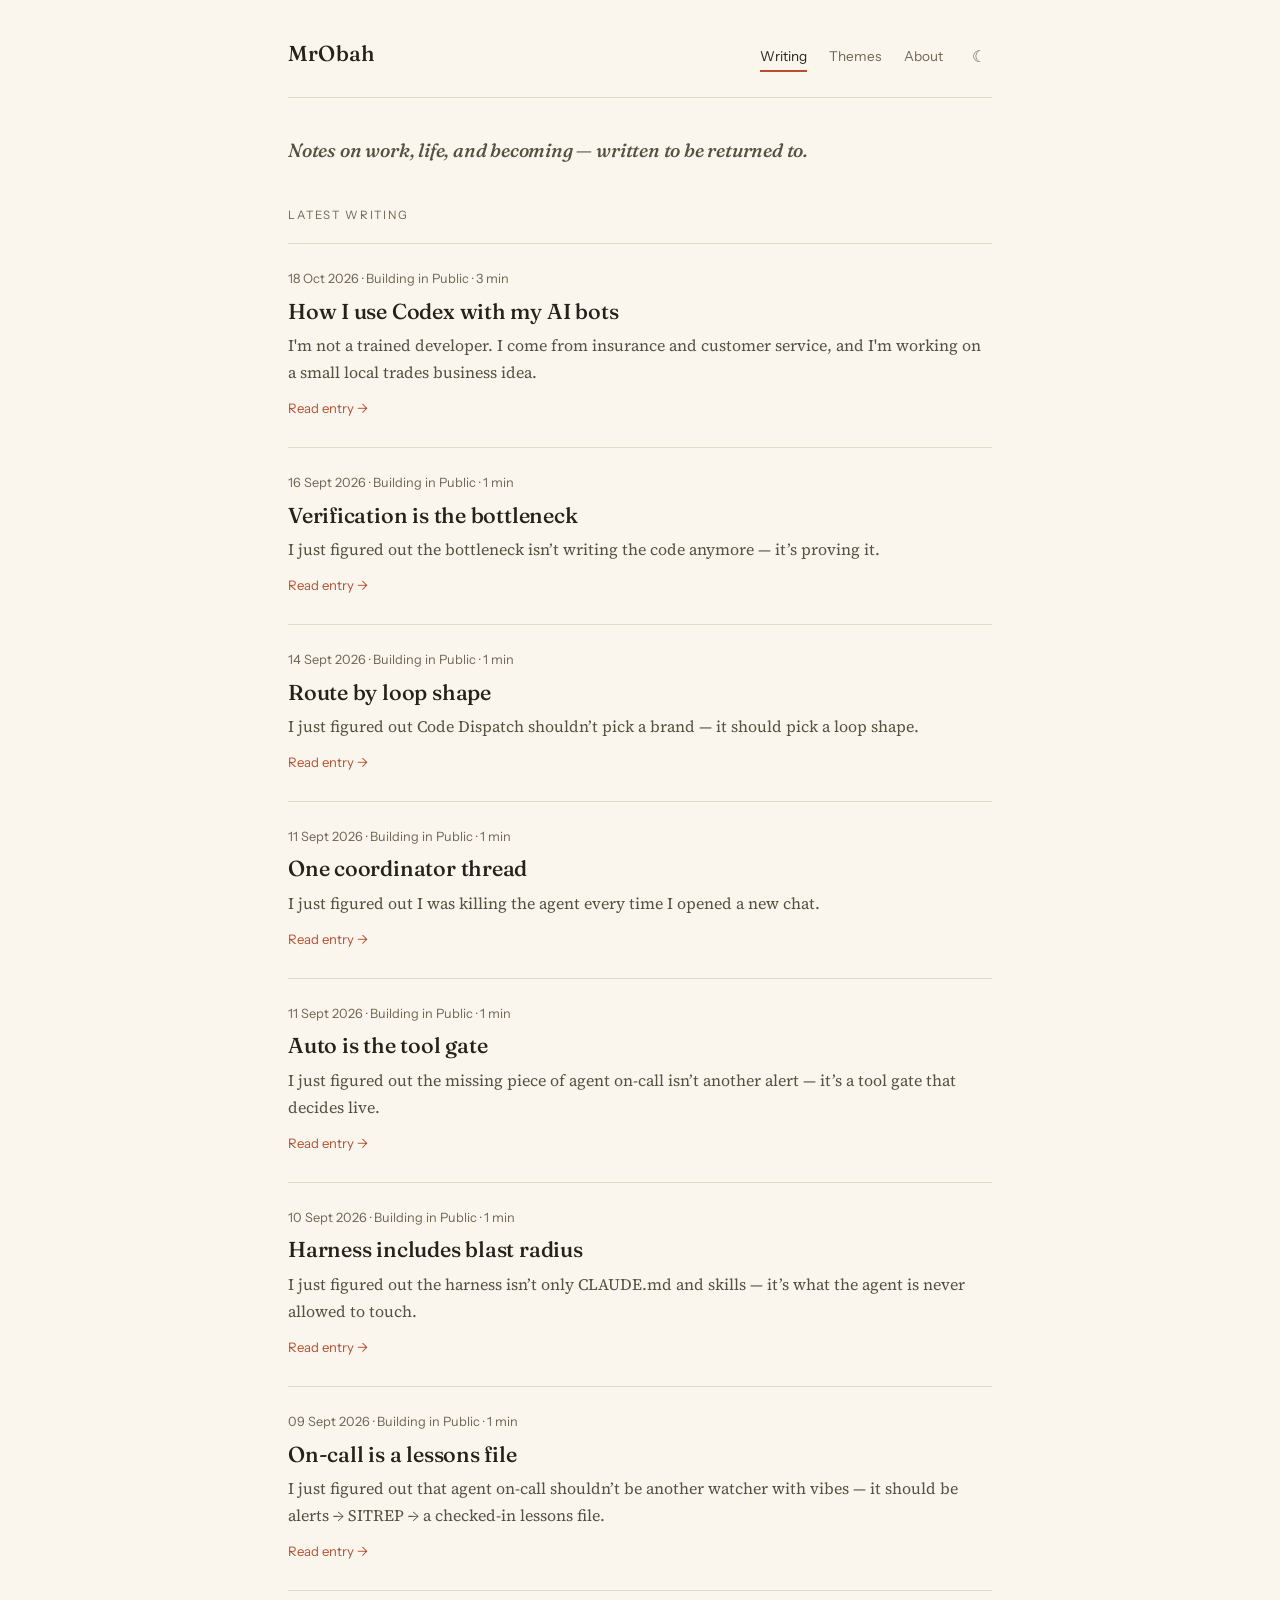
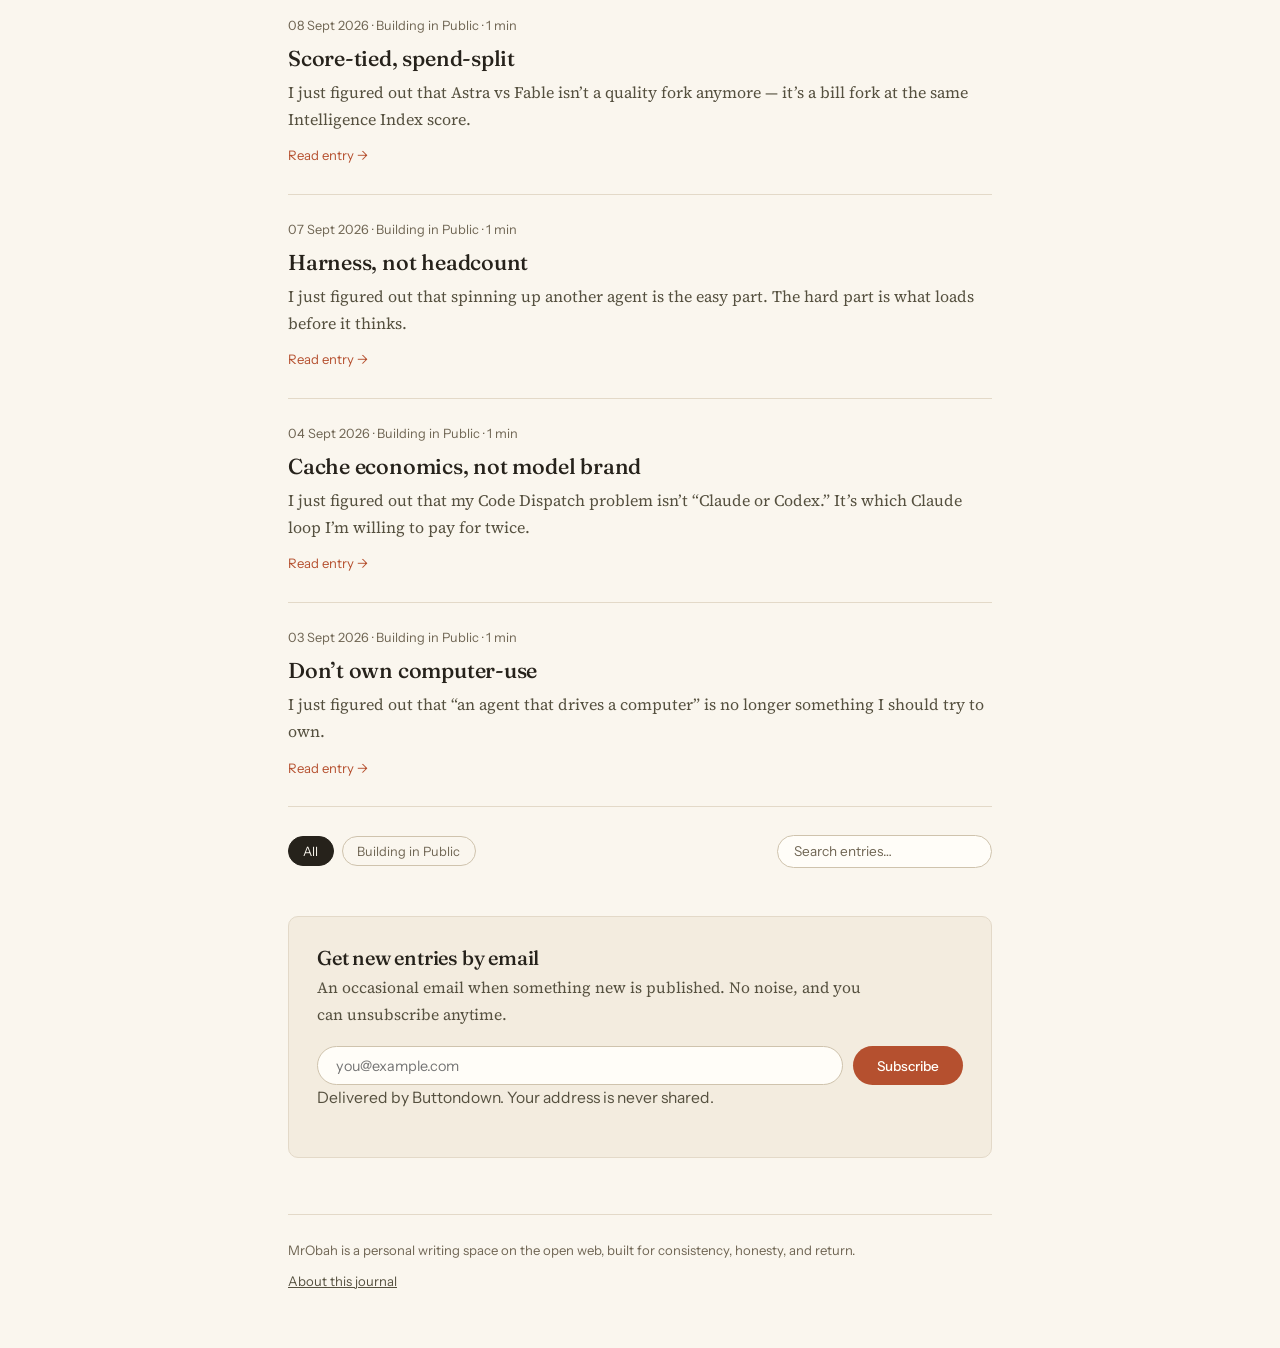
<file: index.html>
<!DOCTYPE html>
<html lang="en">
<head>
  <meta charset="UTF-8" />
  <meta name="viewport" content="width=device-width, initial-scale=1.0" />
  <title>MrObah | Notes on Work, Life, and Becoming</title>
  <meta
    name="description"
    content="A reflective personal journal by MrObah, with grounded writing on work, life, discipline, and becoming."
  />
  <meta name="robots" content="index,follow" />
  <script>
    (function () {
      try {
        var t = localStorage.getItem("mrobah-theme");
        if (!t) {
          t = window.matchMedia && window.matchMedia("(prefers-color-scheme: dark)").matches ? "dark" : "light";
        }
        document.documentElement.setAttribute("data-theme", t);
      } catch (e) {}
    })();
  </script>
  <link rel="preconnect" href="https://fonts.googleapis.com" />
  <link rel="preconnect" href="https://fonts.gstatic.com" crossorigin />
  <link
    href="https://fonts.googleapis.com/css2?family=Fraunces:ital,opsz,wght@0,9..144,400;0,9..144,500;1,9..144,400;1,9..144,500&family=Source+Serif+4:ital,opsz,wght@0,8..60,400;0,8..60,600;1,8..60,400&family=Instrument+Sans:wght@400;500&display=swap"
    rel="stylesheet"
  />
  <link rel="icon" href="favicon.svg" type="image/svg+xml" />
  <link rel="manifest" href="manifest.webmanifest" />
  <link rel="stylesheet" href="styles.css" />
</head>
<body data-page="home">
  <main class="site-shell">
    <nav class="site-nav" aria-label="Primary">
      <a class="brand-title" href="index.html">MrObah</a>
      <ul class="nav-links">
        <li><a data-nav="home" href="index.html">Writing</a></li>
        <li><a data-nav="archive" href="archive.html">Themes</a></li>
        <li><a data-nav="about" href="about.html">About</a></li>
        <li>
          <button id="themeToggle" class="theme-toggle" type="button" aria-label="Switch between light and dark mode">
            <span class="icon-moon" aria-hidden="true">&#9790;</span>
            <span class="icon-sun" aria-hidden="true">&#9728;</span>
          </button>
        </li>
      </ul>
    </nav>

    <h1 class="intro-line">Notes on work, life, and becoming &mdash; written to be returned to.</h1>

    <section aria-label="Latest writing">
      <p class="eyebrow">Latest writing</p>
      <div id="entriesList" class="entry-list" aria-live="polite"></div>
      <p id="resultsCount" class="results-note" hidden></p>

      <div class="browse-bar">
        <div id="themeFilters" class="tag-filters" aria-label="Filter entries by theme"></div>
        <input
          id="searchInput"
          class="search-field"
          type="search"
          placeholder="Search entries&hellip;"
          aria-label="Search entries"
          autocomplete="off"
        />
      </div>
    </section>

    <section class="newsletter" aria-label="Newsletter signup">
      <h2>Get new entries by email</h2>
      <p>An occasional email when something new is published. No noise, and you can unsubscribe anytime.</p>
      <form id="newsletterForm" class="newsletter-form" method="post" target="_blank">
        <input type="email" name="email" required placeholder="you@example.com" aria-label="Email address" />
        <button type="submit" class="button-primary">Subscribe</button>
      </form>
      <p id="newsletterNote" class="newsletter-note">Delivered by Buttondown. Your address is never shared.</p>
    </section>

    <footer class="site-footer">
      <p>MrObah is a personal writing space on the open web, built for consistency, honesty, and return.</p>
      <p><a href="about.html">About this journal</a></p>
    </footer>
  </main>

  <script src="posts-data.js"></script>
  <script src="app.js"></script>
</body>
</html>
</file>
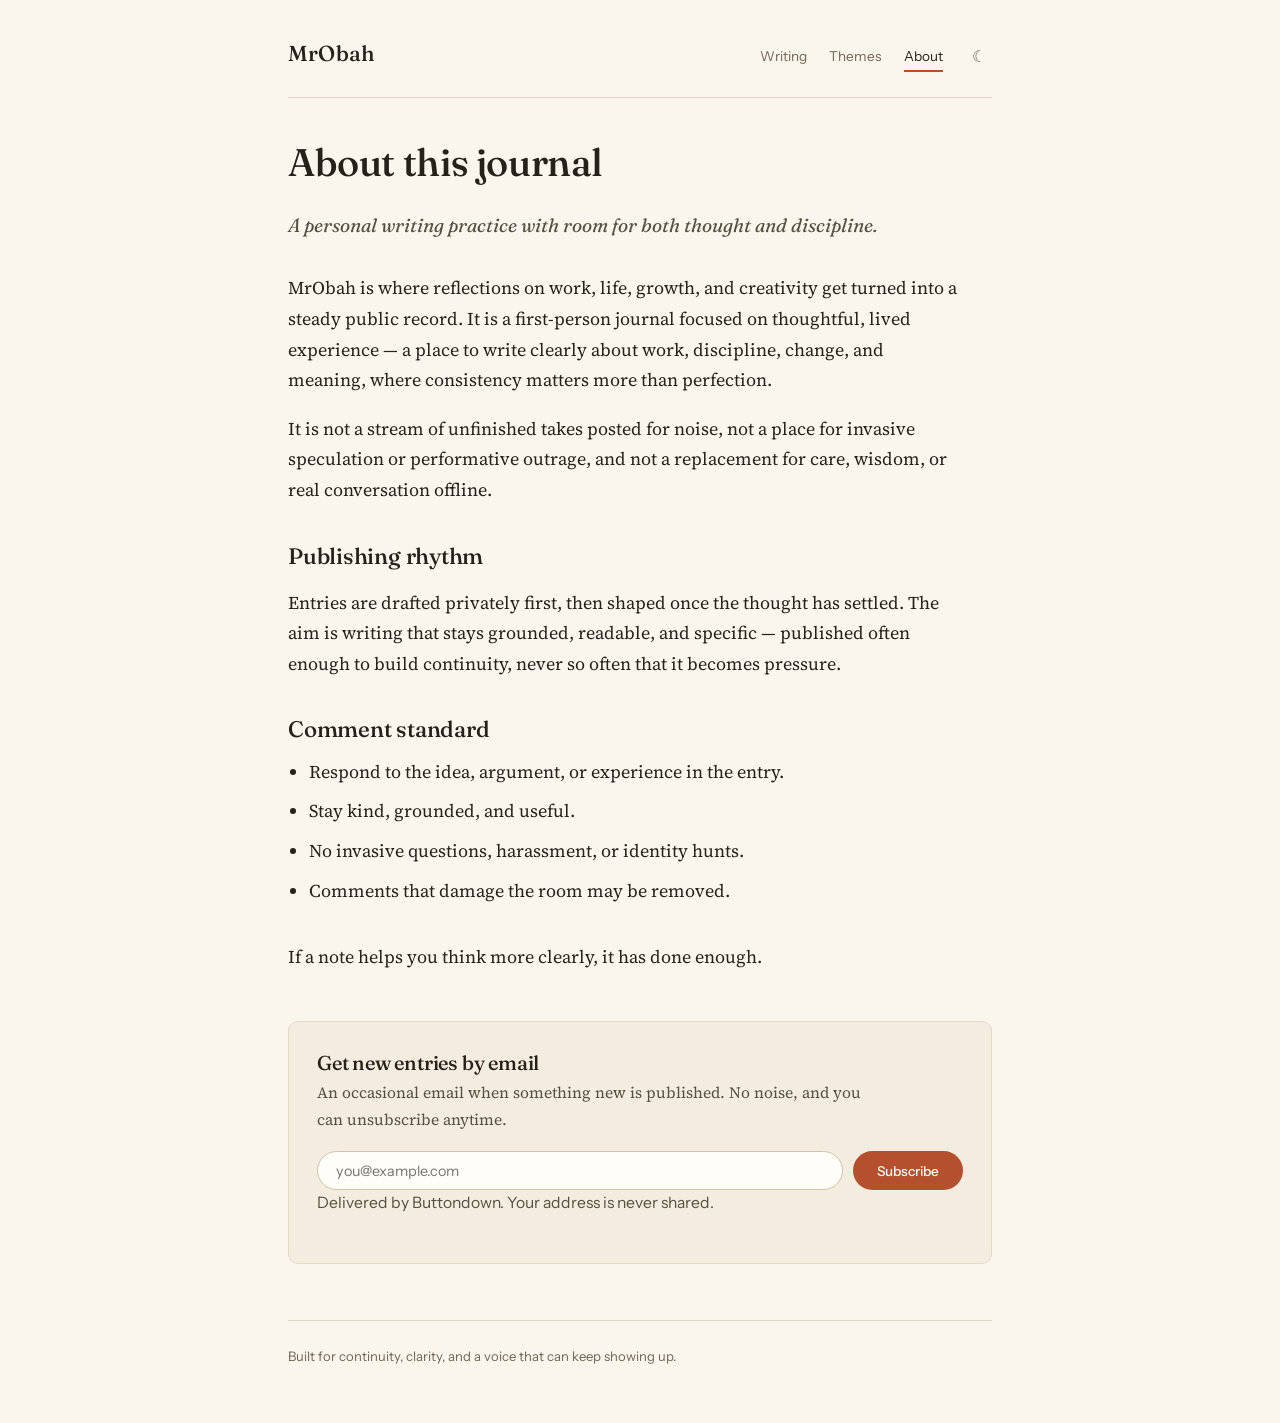
<file: about.html>
<!DOCTYPE html>
<html lang="en">
<head>
  <meta charset="UTF-8" />
  <meta name="viewport" content="width=device-width, initial-scale=1.0" />
  <title>About | MrObah</title>
  <meta
    name="description"
    content="About MrObah: a personal writing space, publishing rhythm, and thoughtful comment standards."
  />
  <meta name="robots" content="index,follow" />
  <script>
    (function () {
      try {
        var t = localStorage.getItem("mrobah-theme");
        if (!t) {
          t = window.matchMedia && window.matchMedia("(prefers-color-scheme: dark)").matches ? "dark" : "light";
        }
        document.documentElement.setAttribute("data-theme", t);
      } catch (e) {}
    })();
  </script>
  <link rel="preconnect" href="https://fonts.googleapis.com" />
  <link rel="preconnect" href="https://fonts.gstatic.com" crossorigin />
  <link
    href="https://fonts.googleapis.com/css2?family=Fraunces:ital,opsz,wght@0,9..144,400;0,9..144,500;1,9..144,400;1,9..144,500&family=Source+Serif+4:ital,opsz,wght@0,8..60,400;0,8..60,600;1,8..60,400&family=Instrument+Sans:wght@400;500&display=swap"
    rel="stylesheet"
  />
  <link rel="icon" href="favicon.svg" type="image/svg+xml" />
  <link rel="manifest" href="manifest.webmanifest" />
  <link rel="stylesheet" href="styles.css" />
</head>
<body data-page="about">
  <main class="site-shell">
    <nav class="site-nav" aria-label="Primary">
      <a class="brand-title" href="index.html">MrObah</a>
      <ul class="nav-links">
        <li><a data-nav="home" href="index.html">Writing</a></li>
        <li><a data-nav="archive" href="archive.html">Themes</a></li>
        <li><a data-nav="about" href="about.html">About</a></li>
        <li>
          <button id="themeToggle" class="theme-toggle" type="button" aria-label="Switch between light and dark mode">
            <span class="icon-moon" aria-hidden="true">&#9790;</span>
            <span class="icon-sun" aria-hidden="true">&#9728;</span>
          </button>
        </li>
      </ul>
    </nav>

    <div class="prose">
      <h1>About this journal</h1>
      <p class="intro-line" style="margin-bottom: 2rem;">
        A personal writing practice with room for both thought and discipline.
      </p>

      <section>
        <p>
          MrObah is where reflections on work, life, growth, and creativity get turned into a steady
          public record. It is a first-person journal focused on thoughtful, lived experience &mdash;
          a place to write clearly about work, discipline, change, and meaning, where consistency
          matters more than perfection.
        </p>
        <p>
          It is not a stream of unfinished takes posted for noise, not a place for invasive
          speculation or performative outrage, and not a replacement for care, wisdom, or real
          conversation offline.
        </p>
      </section>

      <section>
        <h2>Publishing rhythm</h2>
        <p>
          Entries are drafted privately first, then shaped once the thought has settled. The aim is
          writing that stays grounded, readable, and specific &mdash; published often enough to build
          continuity, never so often that it becomes pressure.
        </p>
      </section>

      <section>
        <h2>Comment standard</h2>
        <ul>
          <li>Respond to the idea, argument, or experience in the entry.</li>
          <li>Stay kind, grounded, and useful.</li>
          <li>No invasive questions, harassment, or identity hunts.</li>
          <li>Comments that damage the room may be removed.</li>
        </ul>
      </section>

      <section>
        <p>If a note helps you think more clearly, it has done enough.</p>
      </section>
    </div>

    <section class="newsletter" aria-label="Newsletter signup">
      <h2>Get new entries by email</h2>
      <p>An occasional email when something new is published. No noise, and you can unsubscribe anytime.</p>
      <form id="newsletterForm" class="newsletter-form" method="post" target="_blank">
        <input type="email" name="email" required placeholder="you@example.com" aria-label="Email address" />
        <button type="submit" class="button-primary">Subscribe</button>
      </form>
      <p id="newsletterNote" class="newsletter-note">Delivered by Buttondown. Your address is never shared.</p>
    </section>

    <footer class="site-footer">
      <p>Built for continuity, clarity, and a voice that can keep showing up.</p>
    </footer>
  </main>

  <script src="posts-data.js"></script>
  <script src="app.js"></script>
</body>
</html>
</file>
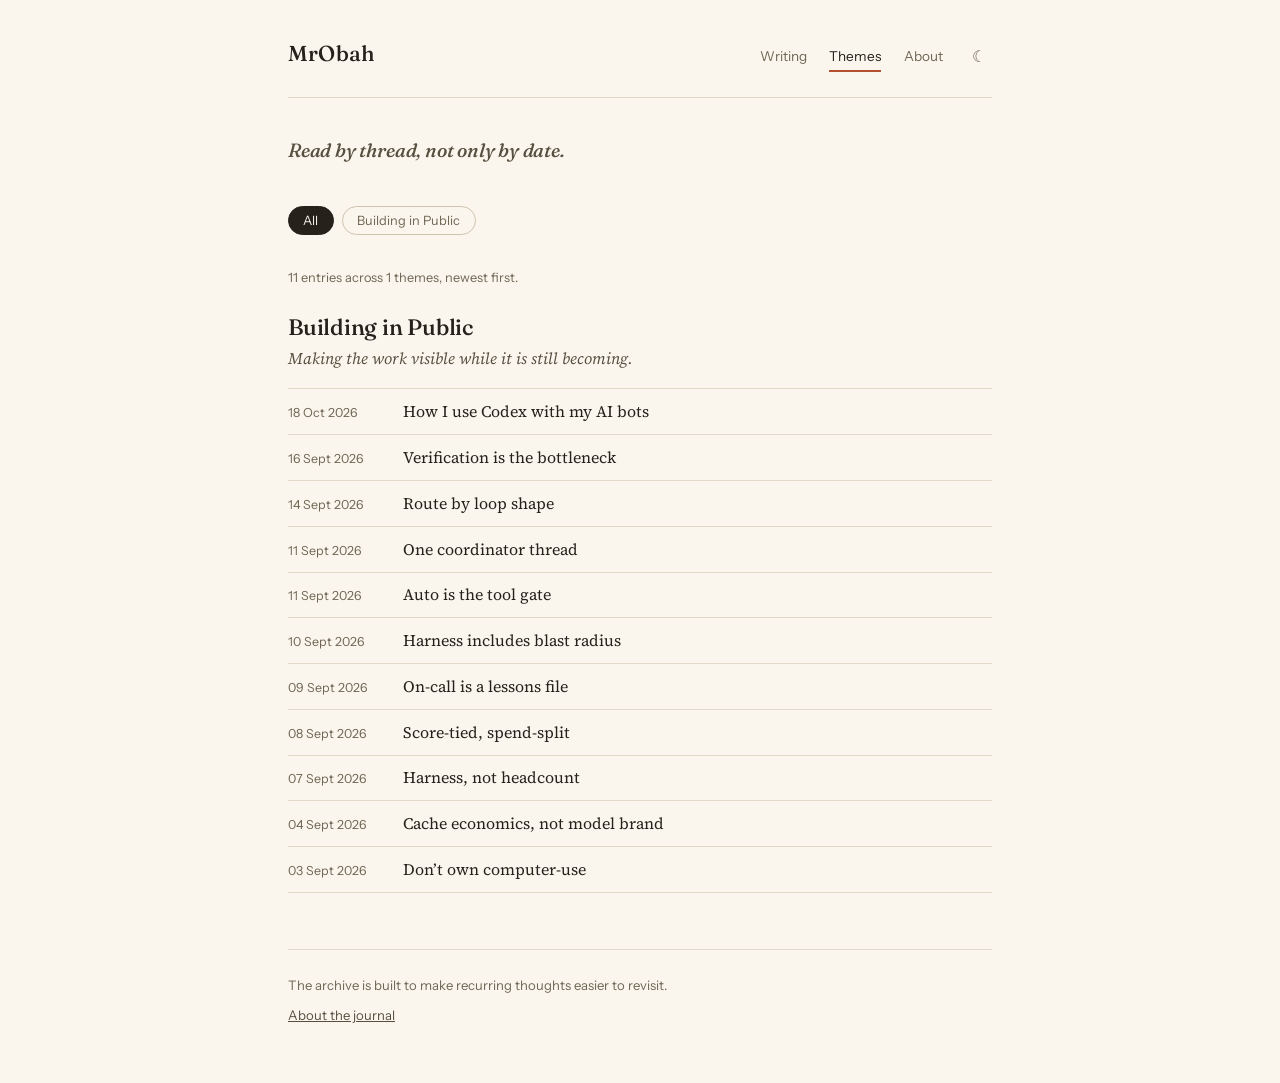
<file: archive.html>
<!DOCTYPE html>
<html lang="en">
<head>
  <meta charset="UTF-8" />
  <meta name="viewport" content="width=device-width, initial-scale=1.0" />
  <title>Themes | MrObah</title>
  <meta
    name="description"
    content="Browse the MrObah journal by theme: building in public, creative discipline, personal growth, and reflection."
  />
  <meta name="robots" content="index,follow" />
  <script>
    (function () {
      try {
        var t = localStorage.getItem("mrobah-theme");
        if (!t) {
          t = window.matchMedia && window.matchMedia("(prefers-color-scheme: dark)").matches ? "dark" : "light";
        }
        document.documentElement.setAttribute("data-theme", t);
      } catch (e) {}
    })();
  </script>
  <link rel="preconnect" href="https://fonts.googleapis.com" />
  <link rel="preconnect" href="https://fonts.gstatic.com" crossorigin />
  <link
    href="https://fonts.googleapis.com/css2?family=Fraunces:ital,opsz,wght@0,9..144,400;0,9..144,500;1,9..144,400;1,9..144,500&family=Source+Serif+4:ital,opsz,wght@0,8..60,400;0,8..60,600;1,8..60,400&family=Instrument+Sans:wght@400;500&display=swap"
    rel="stylesheet"
  />
  <link rel="icon" href="favicon.svg" type="image/svg+xml" />
  <link rel="manifest" href="manifest.webmanifest" />
  <link rel="stylesheet" href="styles.css" />
</head>
<body data-page="archive">
  <main class="site-shell">
    <nav class="site-nav" aria-label="Primary">
      <a class="brand-title" href="index.html">MrObah</a>
      <ul class="nav-links">
        <li><a data-nav="home" href="index.html">Writing</a></li>
        <li><a data-nav="archive" href="archive.html">Themes</a></li>
        <li><a data-nav="about" href="about.html">About</a></li>
        <li>
          <button id="themeToggle" class="theme-toggle" type="button" aria-label="Switch between light and dark mode">
            <span class="icon-moon" aria-hidden="true">&#9790;</span>
            <span class="icon-sun" aria-hidden="true">&#9728;</span>
          </button>
        </li>
      </ul>
    </nav>

    <h1 class="intro-line">Read by thread, not only by date.</h1>

    <div class="browse-bar" style="margin: 0 0 2rem;">
      <div id="archiveFilters" class="tag-filters" aria-label="Filter archive themes"></div>
    </div>
    <p id="archiveInfo" class="results-note" style="margin: 0 0 1.5rem;"></p>

    <section id="archiveGroups" aria-live="polite"></section>

    <footer class="site-footer">
      <p>The archive is built to make recurring thoughts easier to revisit.</p>
      <p><a href="about.html">About the journal</a></p>
    </footer>
  </main>

  <script src="posts-data.js"></script>
  <script src="app.js"></script>
</body>
</html>
</file>
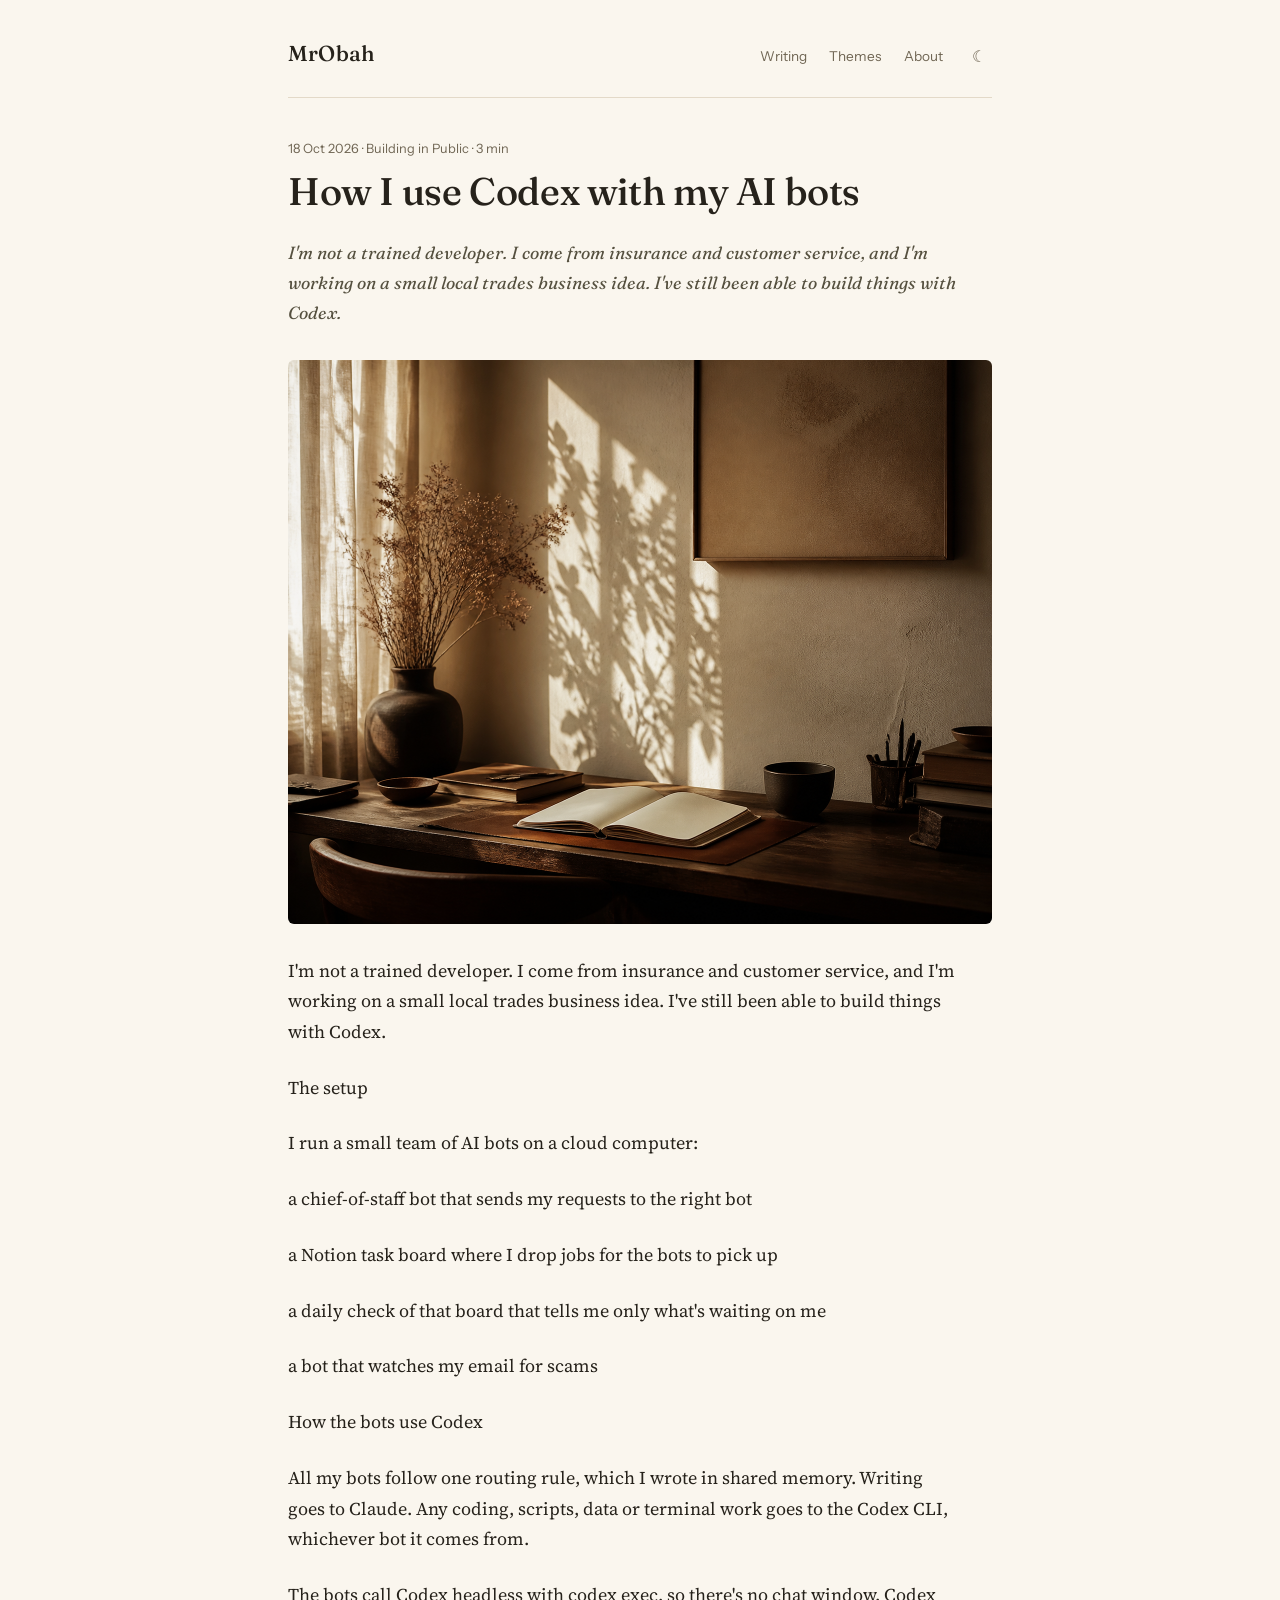
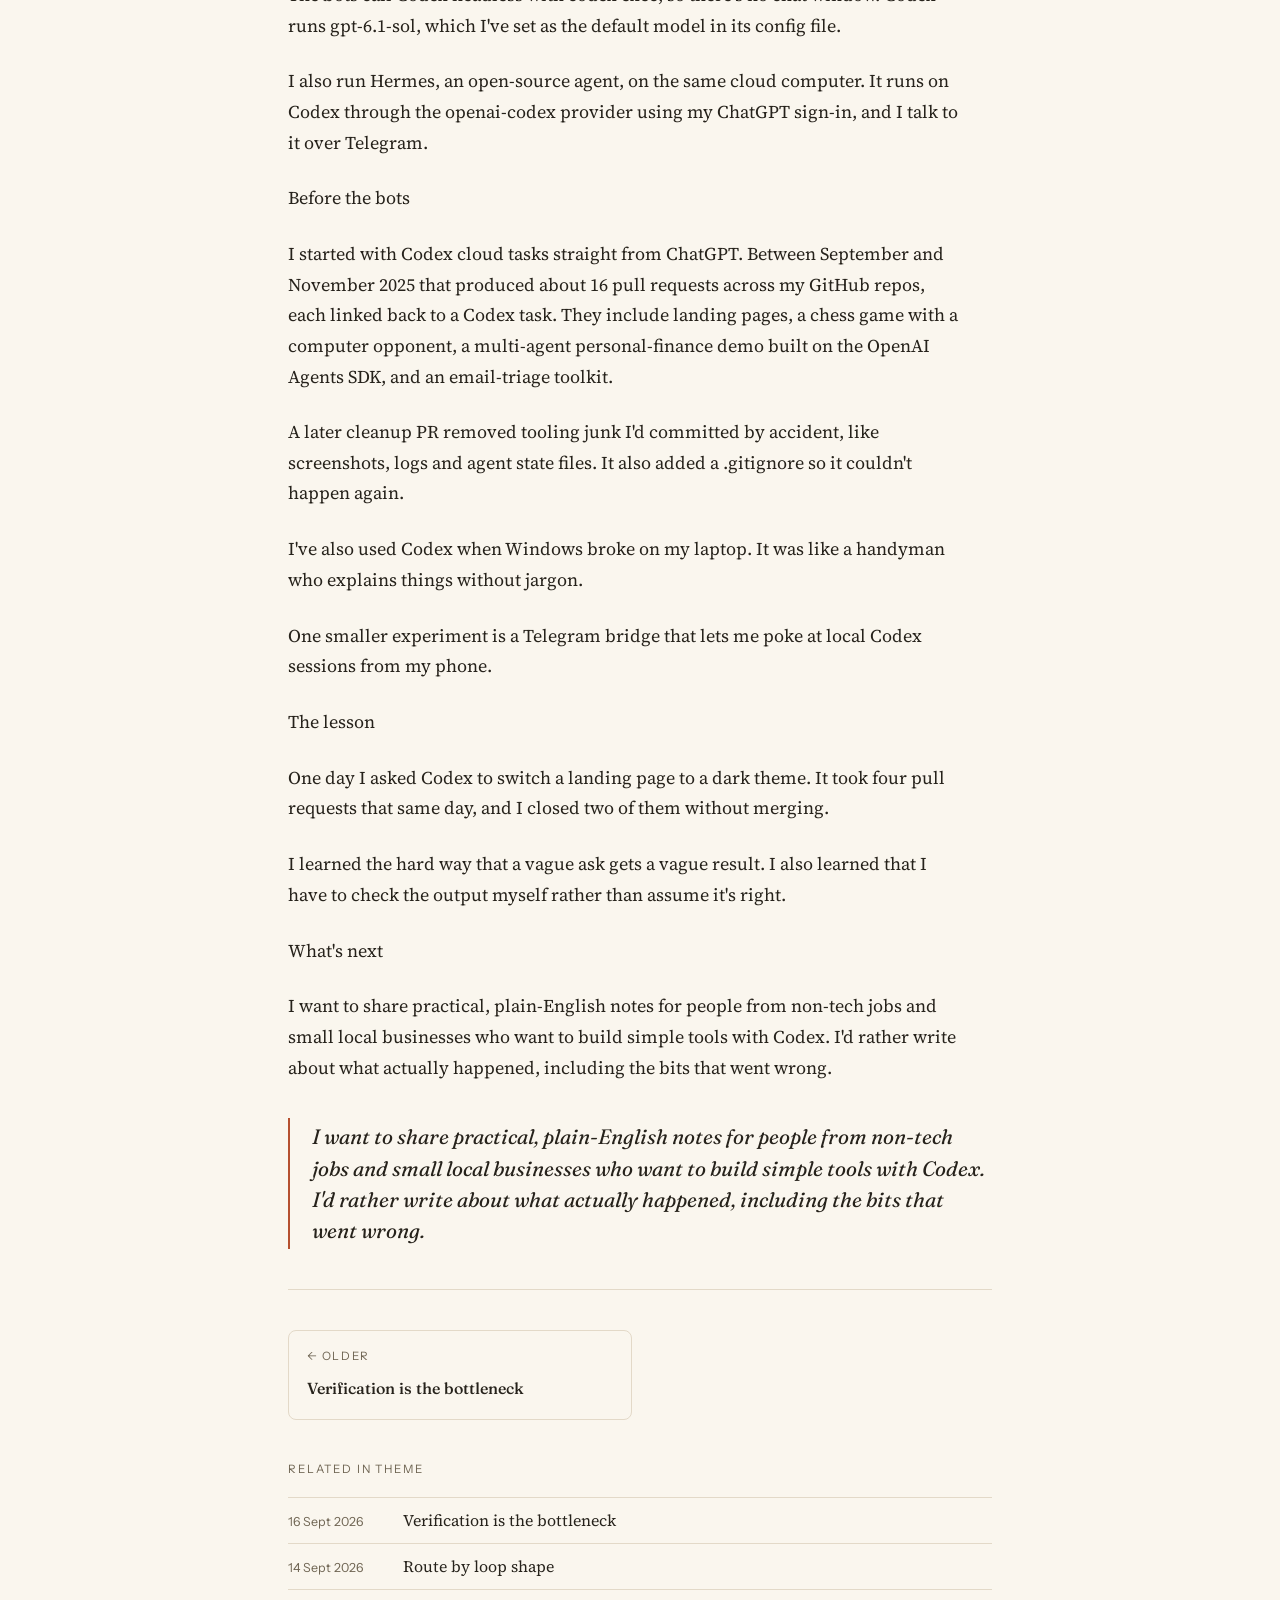
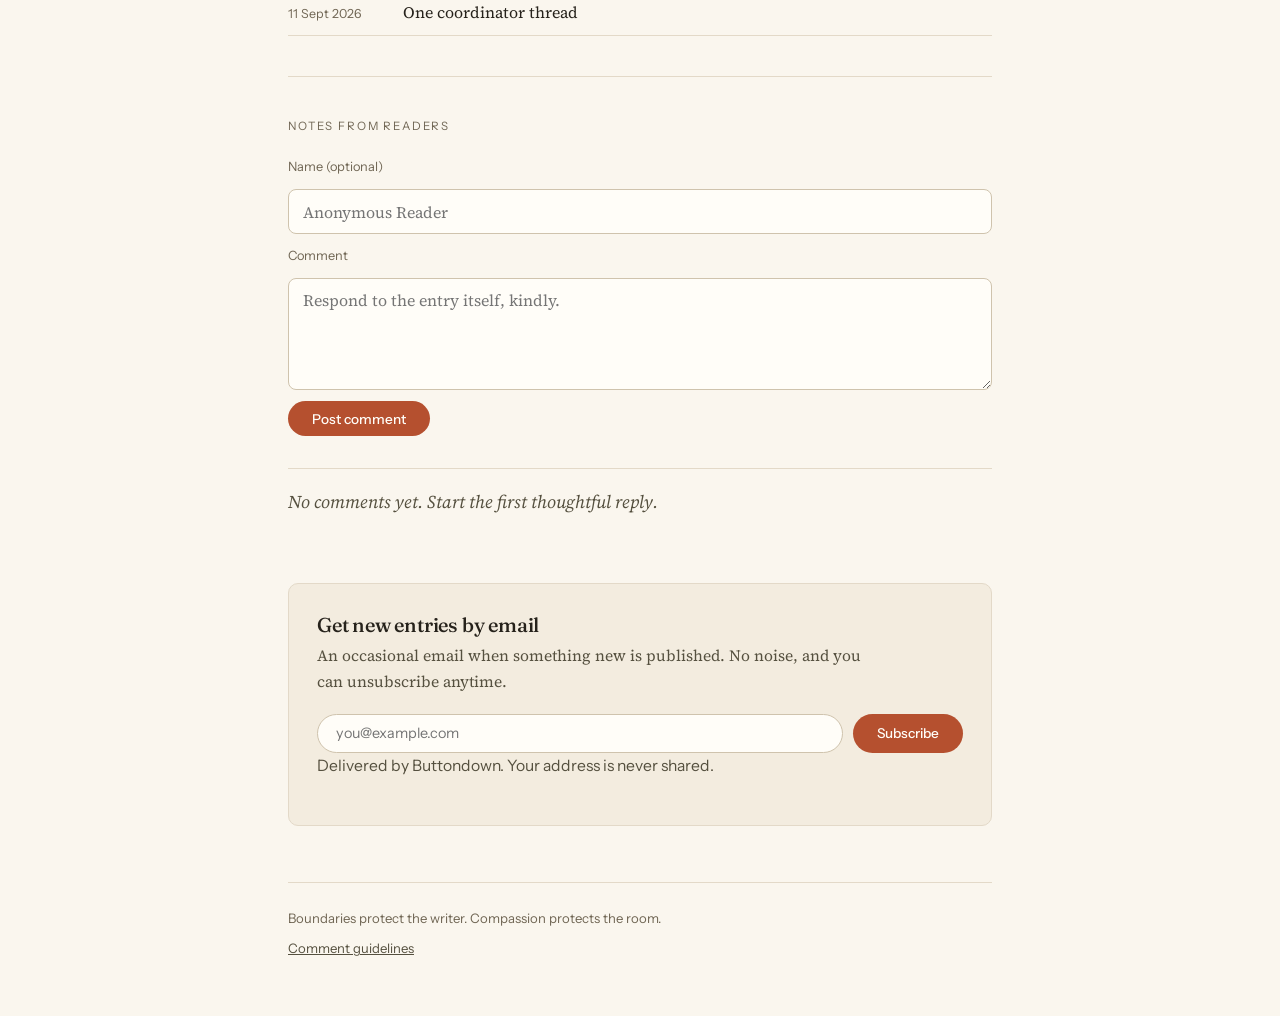
<file: post.html>
<!DOCTYPE html>
<html lang="en">
<head>
  <meta charset="UTF-8" />
  <meta name="viewport" content="width=device-width, initial-scale=1.0" />
  <title>Entry | MrObah</title>
  <meta
    name="description"
    content="Read reflective personal writing from the MrObah journal."
  />
  <meta name="robots" content="index,follow" />
  <script>
    (function () {
      try {
        var t = localStorage.getItem("mrobah-theme");
        if (!t) {
          t = window.matchMedia && window.matchMedia("(prefers-color-scheme: dark)").matches ? "dark" : "light";
        }
        document.documentElement.setAttribute("data-theme", t);
      } catch (e) {}
    })();
  </script>
  <link rel="preconnect" href="https://fonts.googleapis.com" />
  <link rel="preconnect" href="https://fonts.gstatic.com" crossorigin />
  <link
    href="https://fonts.googleapis.com/css2?family=Fraunces:ital,opsz,wght@0,9..144,400;0,9..144,500;1,9..144,400;1,9..144,500&family=Source+Serif+4:ital,opsz,wght@0,8..60,400;0,8..60,600;1,8..60,400&family=Instrument+Sans:wght@400;500&display=swap"
    rel="stylesheet"
  />
  <link rel="icon" href="favicon.svg" type="image/svg+xml" />
  <link rel="manifest" href="manifest.webmanifest" />
  <link rel="stylesheet" href="styles.css" />
</head>
<body data-page="post">
  <main class="site-shell">
    <nav class="site-nav" aria-label="Primary">
      <a class="brand-title" href="index.html">MrObah</a>
      <ul class="nav-links">
        <li><a data-nav="home" href="index.html">Writing</a></li>
        <li><a data-nav="archive" href="archive.html">Themes</a></li>
        <li><a data-nav="about" href="about.html">About</a></li>
        <li>
          <button id="themeToggle" class="theme-toggle" type="button" aria-label="Switch between light and dark mode">
            <span class="icon-moon" aria-hidden="true">&#9790;</span>
            <span class="icon-sun" aria-hidden="true">&#9728;</span>
          </button>
        </li>
      </ul>
    </nav>

    <article id="postArticle" aria-live="polite"></article>

    <nav id="postNav" aria-label="Entry navigation"></nav>

    <section aria-label="Related entries">
      <p class="eyebrow">Related in theme</p>
      <div id="relatedEntries" class="related-list"></div>
    </section>

    <hr class="divider" />

    <section class="comments-section" aria-label="Comments">
      <p class="eyebrow">Notes from readers</p>
      <form id="commentForm" class="comment-form">
        <label for="commentName">Name (optional)</label>
        <input
          id="commentName"
          name="commentName"
          type="text"
          maxlength="50"
          placeholder="Anonymous Reader"
        />

        <label for="commentMessage">Comment</label>
        <textarea
          id="commentMessage"
          name="commentMessage"
          required
          maxlength="1000"
          placeholder="Respond to the entry itself, kindly."
        ></textarea>

        <button type="submit">Post comment</button>
      </form>
      <ul id="commentsList" class="comments-list" aria-live="polite"></ul>
    </section>

    <section class="newsletter" aria-label="Newsletter signup">
      <h2>Get new entries by email</h2>
      <p>An occasional email when something new is published. No noise, and you can unsubscribe anytime.</p>
      <form id="newsletterForm" class="newsletter-form" method="post" target="_blank">
        <input type="email" name="email" required placeholder="you@example.com" aria-label="Email address" />
        <button type="submit" class="button-primary">Subscribe</button>
      </form>
      <p id="newsletterNote" class="newsletter-note">Delivered by Buttondown. Your address is never shared.</p>
    </section>

    <footer class="site-footer">
      <p>Boundaries protect the writer. Compassion protects the room.</p>
      <p><a href="about.html">Comment guidelines</a></p>
    </footer>
  </main>

  <script src="posts-data.js"></script>
  <script src="app.js"></script>
</body>
</html>
</file>
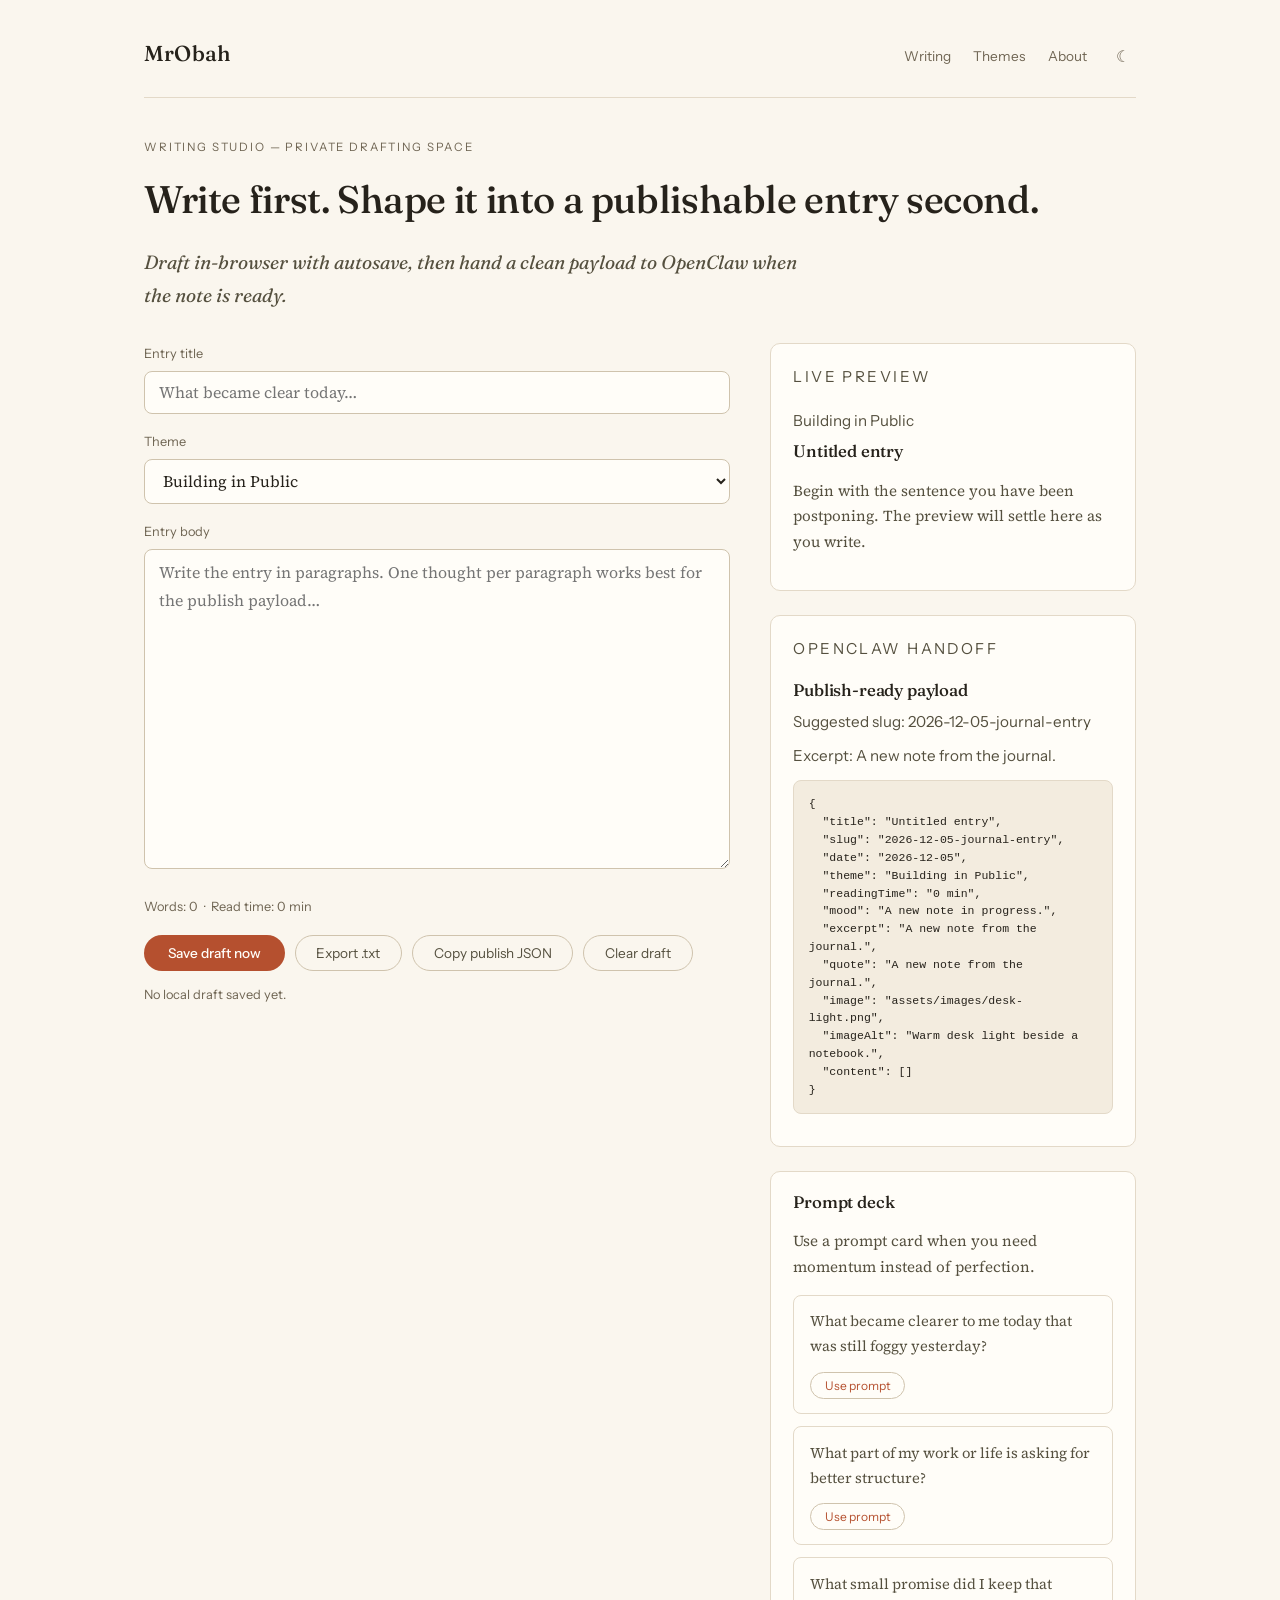
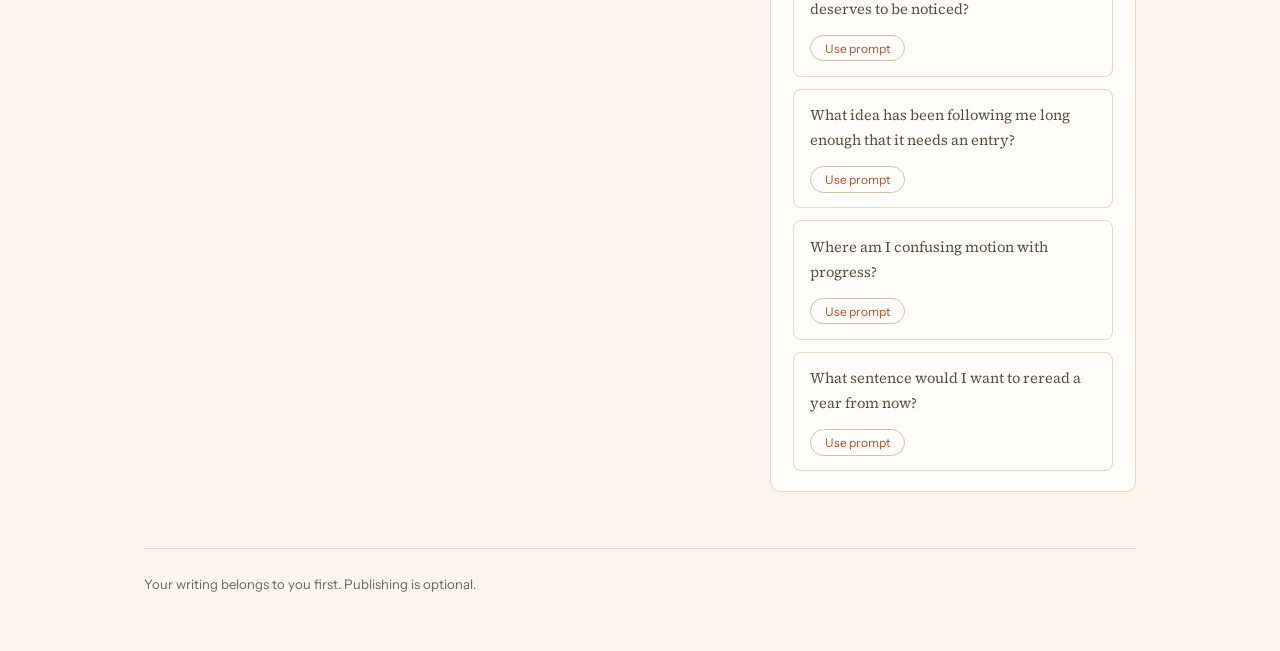
<file: studio.html>
<!DOCTYPE html>
<html lang="en">
<head>
  <meta charset="UTF-8" />
  <meta name="viewport" content="width=device-width, initial-scale=1.0" />
  <title>Writing Studio | MrObah</title>
  <meta
    name="description"
    content="Draft entries for MrObah with autosave, prompts, and an OpenClaw-ready publish payload."
  />
  <meta name="robots" content="noindex,follow" />
  <script>
    (function () {
      try {
        var t = localStorage.getItem("mrobah-theme");
        if (!t) {
          t = window.matchMedia && window.matchMedia("(prefers-color-scheme: dark)").matches ? "dark" : "light";
        }
        document.documentElement.setAttribute("data-theme", t);
      } catch (e) {}
    })();
  </script>
  <link rel="preconnect" href="https://fonts.googleapis.com" />
  <link rel="preconnect" href="https://fonts.gstatic.com" crossorigin />
  <link
    href="https://fonts.googleapis.com/css2?family=Fraunces:ital,opsz,wght@0,9..144,400;0,9..144,500;1,9..144,400;1,9..144,500&family=Source+Serif+4:ital,opsz,wght@0,8..60,400;0,8..60,600;1,8..60,400&family=Instrument+Sans:wght@400;500&display=swap"
    rel="stylesheet"
  />
  <link rel="icon" href="favicon.svg" type="image/svg+xml" />
  <link rel="manifest" href="manifest.webmanifest" />
  <link rel="stylesheet" href="styles.css" />
</head>
<body data-page="studio">
  <main class="site-shell wide">
    <nav class="site-nav" aria-label="Primary">
      <a class="brand-title" href="index.html">MrObah</a>
      <ul class="nav-links">
        <li><a data-nav="home" href="index.html">Writing</a></li>
        <li><a data-nav="archive" href="archive.html">Themes</a></li>
        <li><a data-nav="about" href="about.html">About</a></li>
        <li>
          <button id="themeToggle" class="theme-toggle" type="button" aria-label="Switch between light and dark mode">
            <span class="icon-moon" aria-hidden="true">&#9790;</span>
            <span class="icon-sun" aria-hidden="true">&#9728;</span>
          </button>
        </li>
      </ul>
    </nav>

    <p class="eyebrow">Writing studio &mdash; private drafting space</p>
    <h1>Write first. Shape it into a publishable entry second.</h1>
    <p class="intro-line" style="margin-bottom: 2rem;">
      Draft in-browser with autosave, then hand a clean payload to OpenClaw when the note is ready.
    </p>

    <section class="studio-layout">
      <div class="studio-pane">
        <div class="draft-field">
          <label for="draftTitle">Entry title</label>
          <input id="draftTitle" type="text" maxlength="140" placeholder="What became clear today&hellip;" />
        </div>
        <div class="draft-field">
          <label for="draftTheme">Theme</label>
          <select id="draftTheme">
            <option>Building in Public</option>
            <option>Creative Discipline</option>
            <option>Personal Growth</option>
            <option>Reflection</option>
            <option>Work and Meaning</option>
            <option>Writing Life</option>
            <option>Other</option>
          </select>
        </div>
        <div class="draft-field">
          <label for="draftBody">Entry body</label>
          <textarea
            id="draftBody"
            class="draft-editor"
            placeholder="Write the entry in paragraphs. One thought per paragraph works best for the publish payload&hellip;"
          ></textarea>
        </div>

        <p class="meta-line">
          Words: <span id="draftWordCount">0</span> &nbsp;&middot;&nbsp; Read time: <span id="draftReadTime">0 min</span>
        </p>

        <div class="draft-actions">
          <button id="saveDraftBtn" type="button" class="button-primary">Save draft now</button>
          <button id="exportDraftBtn" type="button" class="button-quiet">Export .txt</button>
          <button id="copyPayloadBtn" type="button" class="button-quiet">Copy publish JSON</button>
          <button id="clearDraftBtn" type="button" class="button-quiet">Clear draft</button>
        </div>
        <p id="draftStatus" class="draft-status">No local draft saved yet.</p>
      </div>

      <aside class="studio-aside">
        <article class="aside-card">
          <p class="eyebrow">Live preview</p>
          <p id="draftPreviewTheme" class="meta-line">Building in Public</p>
          <h2 id="draftPreviewTitle">Untitled entry</h2>
          <p id="draftPreviewBody">
            Begin with the sentence you have been postponing. The preview will settle here as you write.
          </p>
        </article>

        <article class="aside-card">
          <p class="eyebrow">OpenClaw handoff</p>
          <h2>Publish-ready payload</h2>
          <p class="meta-line">Suggested slug: <span id="publishSlug">journal-entry</span></p>
          <p class="meta-line">Excerpt: <span id="publishExcerpt">A new note from the journal.</span></p>
          <pre id="publishPayload" class="code-block"></pre>
        </article>

        <article class="aside-card">
          <h2>Prompt deck</h2>
          <p>Use a prompt card when you need momentum instead of perfection.</p>
          <div id="promptList" class="prompt-list"></div>
        </article>
      </aside>
    </section>

    <footer class="site-footer">
      <p>Your writing belongs to you first. Publishing is optional.</p>
    </footer>
  </main>

  <script src="posts-data.js"></script>
  <script src="app.js"></script>
</body>
</html>
</file>
<file: styles.css>
/* MrObah — cozy & literary visual system
   Light + dark themes via [data-theme] on <html>.
   Type: Fraunces (display), Source Serif 4 (prose), Instrument Sans (UI meta). */

:root {
  --bg: #faf6ee;
  --bg-alt: #f3ecdf;
  --bg-raised: #fffdf8;
  --ink: #26221b;
  --ink-soft: #55503f;
  --ink-muted: #6f6553;
  --line: #e3d9c8;
  --line-strong: #cfc3ad;
  --accent: #b5502f;
  --accent-soft: #c2603f;
  --focus: #8a5a2b;
  --serif-display: "Fraunces", Georgia, serif;
  --serif-body: "Source Serif 4", Georgia, serif;
  --sans: "Instrument Sans", -apple-system, sans-serif;
  --measure: 42rem;
}

[data-theme="dark"] {
  --bg: #211e18;
  --bg-alt: #2a261e;
  --bg-raised: #292519;
  --ink: #ece5d6;
  --ink-soft: #c4baa6;
  --ink-muted: #a89d87;
  --line: #3b352a;
  --line-strong: #52493a;
  --accent: #e0895f;
  --accent-soft: #e89a73;
  --focus: #d9a566;
}

* {
  box-sizing: border-box;
}

html {
  scroll-behavior: smooth;
}

html,
body {
  margin: 0;
  padding: 0;
}

body {
  min-height: 100vh;
  background: var(--bg);
  color: var(--ink);
  font-family: var(--serif-body);
  font-size: 1.125rem;
  line-height: 1.7;
  -webkit-font-smoothing: antialiased;
  transition: background-color 0.25s ease, color 0.25s ease;
}

img {
  display: block;
  max-width: 100%;
  border-radius: 6px;
}

a {
  color: inherit;
}

::selection {
  background: var(--accent);
  color: var(--bg);
}

:focus-visible {
  outline: 2px solid var(--focus);
  outline-offset: 3px;
  border-radius: 2px;
}

/* ---------- Shell ---------- */

.site-shell {
  width: min(44rem, calc(100vw - 2.5rem));
  margin: 0 auto;
  padding: 2rem 0 3rem;
}

.site-shell.wide {
  width: min(62rem, calc(100vw - 2.5rem));
}

/* ---------- Navigation ---------- */

.site-nav {
  display: flex;
  align-items: baseline;
  justify-content: space-between;
  gap: 1rem;
  padding: 0.25rem 0 1.5rem;
  margin-bottom: 2.5rem;
  border-bottom: 1px solid var(--line);
}

.brand-title {
  font-family: var(--serif-display);
  font-size: 1.35rem;
  font-weight: 500;
  letter-spacing: 0.01em;
  text-decoration: none;
}

.brand-title:hover {
  color: var(--accent);
}

.nav-links {
  display: flex;
  align-items: center;
  gap: 1.4rem;
  list-style: none;
  margin: 0;
  padding: 0;
  font-family: var(--sans);
  font-size: 0.85rem;
}

.nav-links a {
  text-decoration: none;
  color: var(--ink-muted);
  padding: 0.35rem 0;
}

.nav-links a:hover {
  color: var(--ink);
}

.nav-links a.is-active {
  color: var(--ink);
  border-bottom: 2px solid var(--accent);
}

.theme-toggle {
  background: none;
  border: none;
  cursor: pointer;
  color: var(--ink-muted);
  font-size: 1rem;
  line-height: 1;
  padding: 0.4rem;
  border-radius: 6px;
  display: inline-flex;
  align-items: center;
}

.theme-toggle:hover {
  color: var(--ink);
  background: var(--bg-alt);
}

.theme-toggle .icon-sun {
  display: none;
}

[data-theme="dark"] .theme-toggle .icon-sun {
  display: inline;
}

[data-theme="dark"] .theme-toggle .icon-moon {
  display: none;
}

/* ---------- Type ---------- */

h1,
h2,
h3 {
  font-family: var(--serif-display);
  font-weight: 500;
  line-height: 1.25;
  letter-spacing: -0.01em;
  margin: 0 0 0.6em;
}

h1 {
  font-size: clamp(1.75rem, 4.5vw, 2.4rem);
}

h2 {
  font-size: 1.4rem;
}

h3 {
  font-size: 1.15rem;
}

.intro-line {
  font-family: var(--serif-display);
  font-style: italic;
  font-size: 1.2rem;
  color: var(--ink-soft);
  margin: 0 0 2.75rem;
  max-width: var(--measure);
}

.eyebrow {
  font-family: var(--sans);
  font-size: 0.72rem;
  letter-spacing: 0.16em;
  text-transform: uppercase;
  color: var(--ink-muted);
  margin: 0 0 1.1rem;
}

.meta-line {
  font-family: var(--sans);
  font-size: 0.8rem;
  color: var(--ink-muted);
  margin: 0 0 0.5rem;
}

.meta-line .theme-link {
  color: inherit;
  text-decoration: none;
}

.meta-line .theme-link:hover {
  color: var(--accent);
  text-decoration: underline;
}

.inline-link {
  color: var(--accent);
  text-decoration: none;
  border-bottom: 1px solid transparent;
}

.inline-link:hover {
  border-bottom-color: var(--accent);
}

/* ---------- Entry list ---------- */

.entry-list {
  border-top: 1px solid var(--line);
}

.entry-row {
  padding: 1.5rem 0;
  border-bottom: 1px solid var(--line);
}

.entry-row h3 {
  font-size: 1.35rem;
  margin: 0 0 0.45rem;
}

.entry-row h3 a {
  text-decoration: none;
}

.entry-row h3 a:hover {
  color: var(--accent);
}

.entry-excerpt {
  color: var(--ink-soft);
  font-size: 1rem;
  margin: 0;
}

.entry-more {
  display: inline-block;
  font-family: var(--sans);
  font-size: 0.82rem;
  color: var(--accent);
  text-decoration: none;
  margin-top: 0.7rem;
}

.entry-more:hover {
  text-decoration: underline;
}

/* Compact rows (archive full list, related entries) */

.entry-compact {
  display: flex;
  gap: 1rem;
  align-items: baseline;
  padding: 0.55rem 0;
  border-bottom: 1px solid var(--line);
  font-size: 1rem;
}

.entry-compact .date {
  font-family: var(--sans);
  font-size: 0.78rem;
  color: var(--ink-muted);
  min-width: 6.2rem;
  flex-shrink: 0;
}

.entry-compact a {
  text-decoration: none;
}

.entry-compact a:hover {
  color: var(--accent);
  text-decoration: underline;
}

/* ---------- Browse bar (search + filters) ---------- */

.browse-bar {
  display: flex;
  flex-wrap: wrap;
  align-items: center;
  gap: 0.5rem;
  margin: 1.75rem 0 0;
}

.tag-filters {
  display: flex;
  flex-wrap: wrap;
  gap: 0.5rem;
}

.tag-filter {
  font-family: var(--sans);
  font-size: 0.8rem;
  color: var(--ink-muted);
  background: none;
  border: 1px solid var(--line-strong);
  border-radius: 999px;
  padding: 0.4rem 0.9rem;
  cursor: pointer;
  transition: all 0.15s ease;
}

.tag-filter:hover {
  color: var(--ink);
  border-color: var(--ink-muted);
}

.tag-filter.is-active {
  background: var(--ink);
  border-color: var(--ink);
  color: var(--bg);
}

.search-field {
  font-family: var(--sans);
  font-size: 0.85rem;
  color: var(--ink);
  background: var(--bg-raised);
  border: 1px solid var(--line-strong);
  border-radius: 999px;
  padding: 0.45rem 1rem;
  margin-left: auto;
  min-width: 11rem;
}

.search-field::placeholder {
  color: var(--ink-muted);
}

.results-note {
  font-family: var(--sans);
  font-size: 0.8rem;
  color: var(--ink-muted);
  margin: 0.9rem 0 0;
}

.empty-state {
  font-style: italic;
  color: var(--ink-soft);
  padding: 1.5rem 0;
}

/* ---------- Post page ---------- */

.post-header {
  margin-bottom: 2rem;
}

.post-mood {
  font-family: var(--serif-display);
  font-style: italic;
  font-size: 1.1rem;
  color: var(--ink-soft);
  margin: 0.4rem 0 0;
}

.post-figure {
  margin: 2rem 0;
}

.post-figure img {
  width: 100%;
}

.post-body p {
  margin: 0 0 1.4em;
  max-width: var(--measure);
}

.pull-quote {
  font-family: var(--serif-display);
  font-style: italic;
  font-size: 1.3rem;
  line-height: 1.5;
  color: var(--ink);
  border-left: 2px solid var(--accent);
  margin: 2.2rem 0;
  padding: 0.2rem 0 0.2rem 1.4rem;
}

.divider {
  border: none;
  border-top: 1px solid var(--line);
  margin: 2.5rem 0;
}

.post-nav-grid {
  display: grid;
  grid-template-columns: 1fr 1fr;
  gap: 1rem;
  margin: 0 0 2.5rem;
}

.nav-card {
  display: block;
  text-decoration: none;
  border: 1px solid var(--line);
  border-radius: 8px;
  padding: 1rem 1.1rem;
  transition: border-color 0.15s ease;
}

.nav-card:hover {
  border-color: var(--accent);
}

.nav-card span {
  display: block;
  font-family: var(--sans);
  font-size: 0.72rem;
  letter-spacing: 0.14em;
  text-transform: uppercase;
  color: var(--ink-muted);
  margin-bottom: 0.35rem;
}

.nav-card strong {
  font-family: var(--serif-display);
  font-weight: 500;
  font-size: 1rem;
  line-height: 1.35;
}

.nav-card.is-empty {
  border: none;
}

.related-list .entry-compact:first-child {
  border-top: 1px solid var(--line);
}

/* ---------- Comments ---------- */

.comments-section {
  margin-top: 1rem;
}

.comment-form {
  display: grid;
  gap: 0.7rem;
  margin: 1.25rem 0 2rem;
}

.comment-form label {
  font-family: var(--sans);
  font-size: 0.8rem;
  color: var(--ink-muted);
}

.comment-form input,
.comment-form textarea {
  font-family: var(--serif-body);
  font-size: 1rem;
  color: var(--ink);
  background: var(--bg-raised);
  border: 1px solid var(--line-strong);
  border-radius: 8px;
  padding: 0.65rem 0.9rem;
  width: 100%;
}

.comment-form textarea {
  min-height: 7rem;
  resize: vertical;
}

.comment-form button,
.button-primary {
  font-family: var(--sans);
  font-size: 0.85rem;
  font-weight: 500;
  color: #fffdf8;
  background: var(--accent);
  border: none;
  border-radius: 999px;
  padding: 0.6rem 1.5rem;
  cursor: pointer;
  justify-self: start;
  text-decoration: none;
  display: inline-block;
}

[data-theme="dark"] .comment-form button,
[data-theme="dark"] .button-primary {
  color: #211e18;
}

.comment-form button:hover,
.button-primary:hover {
  background: var(--accent-soft);
}

.button-quiet {
  font-family: var(--sans);
  font-size: 0.85rem;
  color: var(--ink-soft);
  background: none;
  border: 1px solid var(--line-strong);
  border-radius: 999px;
  padding: 0.55rem 1.3rem;
  cursor: pointer;
  text-decoration: none;
  display: inline-block;
}

.button-quiet:hover {
  border-color: var(--ink-muted);
  color: var(--ink);
}

.comments-list {
  list-style: none;
  margin: 0;
  padding: 0;
}

.comments-list li {
  border-top: 1px solid var(--line);
  padding: 1.1rem 0;
}

.comment-meta {
  font-family: var(--sans);
  font-size: 0.8rem;
  color: var(--ink-muted);
  display: flex;
  gap: 0.75rem;
  margin-bottom: 0.4rem;
}

.comment-meta strong {
  color: var(--ink-soft);
}

.comments-list p {
  margin: 0;
  font-size: 1rem;
}

/* ---------- Archive ---------- */

.archive-group {
  margin-bottom: 2.75rem;
}

.archive-group h2 {
  margin-bottom: 0.25rem;
}

.theme-description {
  font-style: italic;
  color: var(--ink-soft);
  font-size: 1rem;
  margin: 0 0 1rem;
}

/* ---------- Newsletter ---------- */

.newsletter {
  border: 1px solid var(--line);
  border-radius: 10px;
  background: var(--bg-alt);
  padding: 1.75rem;
  margin: 3rem 0 0;
}

.newsletter h2 {
  font-size: 1.25rem;
  margin-bottom: 0.35rem;
}

.newsletter p {
  font-size: 0.98rem;
  color: var(--ink-soft);
  margin: 0 0 1.1rem;
  max-width: 34rem;
}

.newsletter-form {
  display: flex;
  flex-wrap: wrap;
  gap: 0.6rem;
}

.newsletter-form input[type="email"] {
  font-family: var(--sans);
  font-size: 0.9rem;
  color: var(--ink);
  background: var(--bg-raised);
  border: 1px solid var(--line-strong);
  border-radius: 999px;
  padding: 0.6rem 1.1rem;
  flex: 1 1 14rem;
}

.newsletter-note {
  font-family: var(--sans);
  font-size: 0.75rem;
  color: var(--ink-muted);
  margin: 0.8rem 0 0;
}

/* ---------- Prose pages (about) ---------- */

.prose p,
.prose li {
  max-width: var(--measure);
}

.prose ul,
.prose ol {
  padding-left: 1.3rem;
  margin: 0 0 1.4em;
}

.prose li {
  margin-bottom: 0.5em;
}

.prose section {
  margin-bottom: 2.25rem;
}

/* ---------- Studio ---------- */

.studio-layout {
  display: grid;
  grid-template-columns: minmax(0, 1.6fr) minmax(0, 1fr);
  gap: 2.5rem;
  align-items: start;
}

.studio-pane {
  min-width: 0;
}

.studio-aside {
  display: grid;
  gap: 1.5rem;
}

.aside-card {
  border: 1px solid var(--line);
  border-radius: 10px;
  padding: 1.25rem 1.4rem;
  background: var(--bg-raised);
}

.aside-card h2 {
  font-size: 1.05rem;
  margin-bottom: 0.5rem;
}

.aside-card p {
  font-size: 0.95rem;
  color: var(--ink-soft);
}

.draft-field {
  margin-bottom: 1.1rem;
}

.draft-field label {
  display: block;
  font-family: var(--sans);
  font-size: 0.8rem;
  color: var(--ink-muted);
  margin-bottom: 0.35rem;
}

.draft-field input,
.draft-field select,
.draft-editor {
  font-family: var(--serif-body);
  font-size: 1rem;
  color: var(--ink);
  background: var(--bg-raised);
  border: 1px solid var(--line-strong);
  border-radius: 8px;
  padding: 0.6rem 0.9rem;
  width: 100%;
}

.draft-editor {
  min-height: 20rem;
  resize: vertical;
  line-height: 1.7;
}

.draft-actions {
  display: flex;
  flex-wrap: wrap;
  gap: 0.6rem;
  margin: 1.1rem 0 0.75rem;
}

.draft-status {
  font-family: var(--sans);
  font-size: 0.8rem;
  color: var(--ink-muted);
}

.code-block {
  font-family: ui-monospace, "SF Mono", Menlo, monospace;
  font-size: 0.72rem;
  line-height: 1.55;
  background: var(--bg-alt);
  border: 1px solid var(--line);
  border-radius: 8px;
  padding: 0.9rem;
  overflow-x: auto;
  white-space: pre-wrap;
  word-break: break-word;
}

.prompt-list {
  display: grid;
  gap: 0.75rem;
}

.prompt-card-mini {
  border: 1px solid var(--line);
  border-radius: 8px;
  padding: 0.85rem 1rem;
}

.prompt-card-mini p {
  font-size: 0.92rem;
  margin: 0 0 0.6rem;
}

.prompt-card-mini button {
  font-family: var(--sans);
  font-size: 0.75rem;
  color: var(--accent);
  background: none;
  border: 1px solid var(--line-strong);
  border-radius: 999px;
  padding: 0.3rem 0.85rem;
  cursor: pointer;
}

.prompt-card-mini button:hover {
  border-color: var(--accent);
}

/* ---------- Footer ---------- */

.site-footer {
  border-top: 1px solid var(--line);
  margin-top: 3.5rem;
  padding-top: 1.5rem;
  font-family: var(--sans);
  font-size: 0.82rem;
  color: var(--ink-muted);
}

.site-footer p {
  margin: 0 0 0.5rem;
}

.site-footer a {
  color: var(--ink-soft);
}

.site-footer a:hover {
  color: var(--accent);
}

/* ---------- 404 ---------- */

.lost-page {
  text-align: center;
  padding: 4rem 0;
}

.lost-actions {
  display: flex;
  gap: 0.75rem;
  justify-content: center;
  margin-top: 1.75rem;
}

/* ---------- Responsive ---------- */

@media (max-width: 860px) {
  .studio-layout {
    grid-template-columns: 1fr;
  }
}

@media (max-width: 620px) {
  body {
    font-size: 1.0625rem;
  }

  .site-nav {
    flex-wrap: wrap;
  }

  .nav-links {
    gap: 1rem;
  }

  .search-field {
    margin-left: 0;
    flex: 1 1 100%;
  }

  .post-nav-grid {
    grid-template-columns: 1fr;
  }

  .entry-compact {
    flex-direction: column;
    gap: 0.1rem;
  }
}

@media (prefers-reduced-motion: reduce) {
  html {
    scroll-behavior: auto;
  }

  body {
    transition: none;
  }
}
</file>
